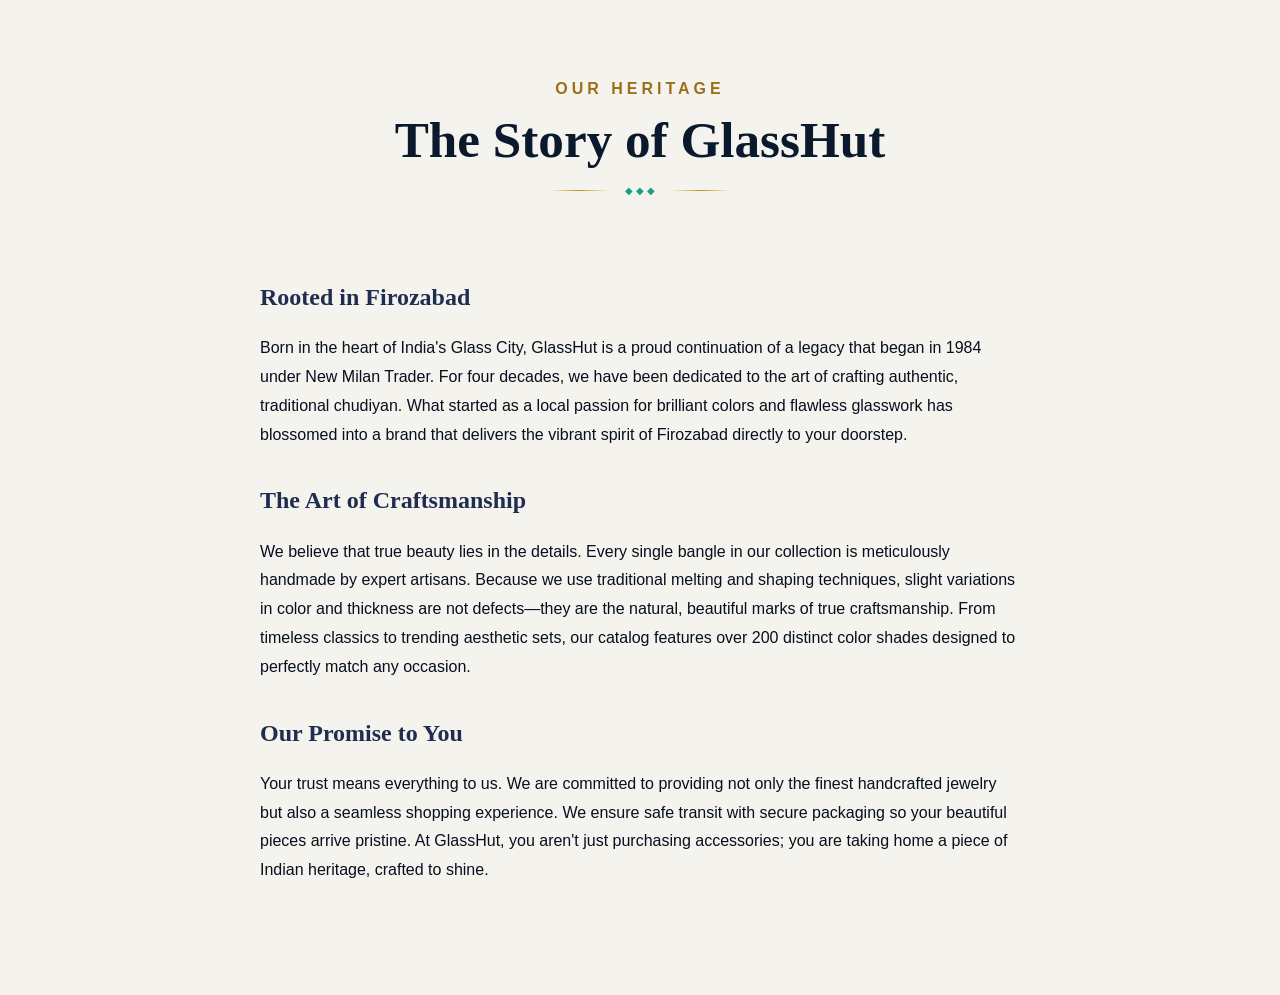
<file: about.html>
<!DOCTYPE html>
<html lang="en">
<head>
  <meta charset="UTF-8">
  <meta name="viewport" content="width=device-width, initial-scale=1.0">
  <title>Our Story | GlassHut</title>
  <link rel="stylesheet" href="styles.css">
</head>
<body>

  <!-- NAVIGATION GOES HERE (Copy from index.html) -->

  <section class="about-hero" style="padding: 80px 20px; text-align: center;">
    <p class="section-label">Our Heritage</p>
    <h1 class="section-title">The Story of GlassHut</h1>
    <div class="section-ornament">&#9670; &#9670; &#9670;</div>
  </section>

  <section class="about-content" style="max-width: 800px; margin: 0 auto; padding: 0 20px 80px; line-height: 1.8; color: #333;">
    
    <h3 style="font-family: 'Cormorant Garamond', serif; font-size: 24px; color: #1E2D50; margin-bottom: 15px;">Rooted in Firozabad</h3>
    <p style="margin-bottom: 30px;">
      Born in the heart of India's Glass City, GlassHut is a proud continuation of a legacy that began in 1984 under New Milan Trader. For four decades, we have been dedicated to the art of crafting authentic, traditional chudiyan. What started as a local passion for brilliant colors and flawless glasswork has blossomed into a brand that delivers the vibrant spirit of Firozabad directly to your doorstep.
    </p>

    <h3 style="font-family: 'Cormorant Garamond', serif; font-size: 24px; color: #1E2D50; margin-bottom: 15px;">The Art of Craftsmanship</h3>
    <p style="margin-bottom: 30px;">
      We believe that true beauty lies in the details. Every single bangle in our collection is meticulously handmade by expert artisans. Because we use traditional melting and shaping techniques, slight variations in color and thickness are not defects—they are the natural, beautiful marks of true craftsmanship. From timeless classics to trending aesthetic sets, our catalog features over 200 distinct color shades designed to perfectly match any occasion.
    </p>

    <h3 style="font-family: 'Cormorant Garamond', serif; font-size: 24px; color: #1E2D50; margin-bottom: 15px;">Our Promise to You</h3>
    <p style="margin-bottom: 30px;">
      Your trust means everything to us. We are committed to providing not only the finest handcrafted jewelry but also a seamless shopping experience. We ensure safe transit with secure packaging so your beautiful pieces arrive pristine. At GlassHut, you aren't just purchasing accessories; you are taking home a piece of Indian heritage, crafted to shine.
    </p>

  </section>

  <!-- FOOTER GOES HERE (Copy from index.html) -->

</body>
</html>
</file>
<file: styles.css>
/* GlassHut — styles.css */
:root {
  /* 1. Deepened Navy for much sharper, crisper contrast */
  --navy: #0B192C; 
  --navy-deep: #060F1E; 
  --navy-light: #1A365D;

  /* 2. Brighter, more vibrant Emerald/Teal */
  --teal: #1A9E84; 
  --teal-dark: #117863; 
  --teal-light: #8FE0D1; 
  --teal-pale: #E2F7F3;

  /* 3. Richer, warmer Gold that actually looks metallic and vibrant */
  --copper: #C58F17; 
  --copper-light: #E0AA36; 
  --copper-dark: #91680B;

  /* Backgrounds stay exactly the same to keep the elegant cream look */
  --bg: #F5F3EE; 
  --bg-warm: #EDE9E0; 
  --white: #FAFAF7;

  /* 4. Darkened text colors so paragraphs are perfectly legible everywhere */
  --text-dark: #0F172A; 
  --text-muted: #334155; /* Much darker slate-grey for high legibility */
  --danger: #D32F2F;
  
  --phonepe: #5F259F; 
  --gpay: #4285F4;
}
* { margin: 0; padding: 0; box-sizing: border-box; }
html { scroll-behavior: smooth; overflow-x: hidden; }
body { font-family: 'Rajdhani', 'Arial Narrow', Arial, sans-serif; background: var(--bg); color: var(--text-dark); overflow-x: hidden; }

.ornate-border { width: 100%; height: 4px; background: linear-gradient(90deg, var(--teal-light), var(--copper-light) 50%, var(--teal-light)); opacity: 0.4; }
.announcement { background: #1A2740; color: rgba(224,188,130,0.85); padding: 10px 0; font-size: 12px; letter-spacing: 2px; text-transform: uppercase; font-weight: 500; overflow: hidden; white-space: nowrap; position: relative; display: flex; }
.announcement-track { display: flex; width: max-content; animation: marquee 25s linear infinite; }
@keyframes marquee { 0% { transform: translateX(0); } 100% { transform: translateX(-50%); } }
header { background: linear-gradient(180deg, #1F2F4F 0%, #1A2740 100%); position: sticky; top: 0; z-index: 100; box-shadow: 0 2px 20px rgba(0,0,0,0.15); will-change: transform; }
.nav-inner { max-width: 1300px; margin: 0 auto; display: grid; grid-template-columns: auto 1fr auto; align-items: center; padding: 14px 40px; }
.logo-wrap { display: flex; align-items: center; gap: 12px; text-decoration: none; }
.logo-icon { height: 50px; object-fit: contain; }
.logo-text { display: flex; flex-direction: column; }
.logo-brand { font-family: 'Cormorant Garamond', Georgia; font-size: 28px; font-weight: 600; color: var(--copper-light); letter-spacing: 2px; line-height: 1; }
.logo-sub { font-size: 11px; letter-spacing: 2px; text-transform: none; color: var(--teal-light); opacity: 0.4; font-style: italic; }

.nav-inner { max-width: 1300px; margin: 0 auto; display: grid; grid-template-columns: auto 1fr auto; align-items: center; padding: 14px 40px; }
nav { display: flex; align-items: center; gap: 36px; justify-self: center; }
nav a { text-decoration: none; color: rgba(168,216,208,0.8); font-size: 13px; letter-spacing: 2px; text-transform: uppercase; font-weight: 500; transition: all 0.3s; }
nav a:hover { color: var(--copper-light); }

.nav-icons { display: flex; gap: 20px; align-items: center; justify-self: end; }
.nav-icon-btn { background: none; border: none; cursor: pointer; position: relative; padding: 4px; }
.nav-icon { width: 24px; height: 24px; color: rgba(168,216,208,0.7); fill: none; stroke: rgba(168,216,208,0.7); transition: all 0.3s; }
.nav-icon-btn:hover .nav-icon { stroke: var(--copper-light); }
.cart-count { position: absolute; top: -6px; right: -8px; background: var(--copper); color: white; font-size: 10px; font-family: 'Rajdhani', sans-serif; width: 18px; height: 18px; border-radius: 50%; display: flex; align-items: center; justify-content: center; font-weight: 700; }
.cart-count.bump { animation: cartBump 0.3s ease; }
@keyframes cartBump { 0%,100%{transform:scale(1)} 50%{transform:scale(1.4)} }

/* CART DRAWER */
.cart-overlay { position: fixed; inset: 0; background: rgba(0,0,0,0.55); z-index: 200; opacity: 0; visibility: hidden; transition: all 0.3s; }
.cart-overlay.open { opacity: 1; visibility: visible; }
.cart-drawer { position: fixed; top: 0; right: -480px; width: 460px; max-width: 92vw; height: 100vh; height: 100dvh; background: var(--white); z-index: 201; transition: right 0.4s cubic-bezier(0.16, 1, 0.3, 1); display: flex; flex-direction: column; box-shadow: -10px 0 40px rgba(0,0,0,0.25); contain: layout style; }
.cart-drawer.open { right: 0; }
.cart-header { padding: 24px; border-bottom: 1px solid rgba(42,139,122,0.15); display: flex; justify-content: space-between; align-items: center; }
.cart-header h3 { font-family: 'Cormorant Garamond', serif; font-size: 24px; color: var(--navy); font-weight: 700; }
.cart-close { background: none; border: none; font-size: 28px; color: var(--text-muted); cursor: pointer; }
.cart-close:hover { color: var(--navy); }
.cart-items { padding: 16px 24px; }
.cart-empty { text-align: center; padding: 60px 20px; color: var(--text-muted); }
.cart-empty-icon { font-size: 48px; margin-bottom: 12px; opacity: 0.3; }
.cart-item { display: flex; gap: 16px; padding: 16px 0; border-bottom: 1px solid rgba(42,139,122,0.08); align-items: center; }
.cart-item-color { width: 50px; height: 50px; border-radius: 50%; flex-shrink: 0; box-shadow: inset 0 0 10px rgba(0,0,0,0.15); }
.cart-item-info { flex: 1; }
.cart-item-name { font-family: 'Cormorant Garamond', serif; font-size: 17px; font-weight: 600; color: var(--navy); }
.cart-item-meta { font-size: 12px; color: var(--text-muted); }
.cart-item-size { font-size: 11px; color: var(--teal); font-weight: 600; margin-top: 2px; }
.cart-qty { display: flex; align-items: center; gap: 10px; margin-top: 8px; }
.cart-qty button { width: 28px; height: 28px; border: 1px solid var(--teal-light); background: var(--white); font-size: 16px; cursor: pointer; display: flex; align-items: center; justify-content: center; border-radius: 2px; color: var(--navy); }
.cart-qty button:hover { background: var(--teal); color: white; border-color: var(--teal); }
.cart-qty span { font-weight: 600; font-size: 15px; min-width: 20px; text-align: center; }
.cart-item-price { font-family: 'Cormorant Garamond', serif; font-size: 20px; font-weight: 700; color: var(--copper-dark); flex-shrink: 0; }
.cart-item-remove { background: none; border: none; color: var(--text-muted); font-size: 18px; cursor: pointer; padding: 4px; }
.cart-item-remove:hover { color: var(--danger); }

.cart-footer { padding: 20px 24px; border-top: 1px solid rgba(42,139,122,0.15); background: var(--bg); }
.cart-total { display: flex; justify-content: space-between; align-items: center; margin-bottom: 16px; }
.cart-total-label { font-size: 14px; letter-spacing: 2px; text-transform: uppercase; color: var(--text-muted); }
.cart-total-amount { font-family: 'Cormorant Garamond', serif; font-size: 28px; font-weight: 700; color: var(--navy); }
.cart-scroll { flex: 1; overflow-y: auto; }

.cart-pay-bar {
  flex-shrink: 0;
  padding: 16px 24px 20px;
  background: var(--bg);
  border-top: 1px solid rgba(42,139,122,0.15);
  box-shadow: 0 -4px 16px rgba(0,0,0,0.06);
}

.pay-divider { text-align: center; font-size: 11px; color: var(--text-muted); letter-spacing: 2px; text-transform: uppercase; margin: 10px 0; position: relative; }
.pay-divider::before, .pay-divider::after { content:''; position: absolute; top: 50%; width: 30%; height: 1px; background: rgba(42,139,122,0.2); }
.pay-divider::before { left: 0; }
.pay-divider::after { right: 0; }
.pay-buttons { display: flex; flex-direction: column; gap: 10px; }
.pay-btn { width: 100%; padding: 15px; border: none; border-radius: 4px; font-family: 'Rajdhani', sans-serif; font-size: 15px; font-weight: 700; cursor: pointer; transition: all 0.3s; display: flex; align-items: center; justify-content: center; gap: 10px; text-decoration: none; color: white; }
.pay-btn-phonepe { background: var(--phonepe); }
.pay-btn-phonepe:hover { background: #4A1D7A; }
.pay-btn-gpay { background: var(--gpay); }
.pay-btn-gpay:hover { background: #3367D6; }
.pay-btn-upi { background: var(--navy); }
.pay-btn-upi:hover { background: var(--navy-deep); }
.upi-copy-section { display: none; margin-top: 12px; padding: 14px; background: var(--white); border: 1.5px dashed var(--teal); border-radius: 4px; text-align: center; }
.upi-copy-section.show { display: block; }
.upi-id-display { font-size: 16px; font-weight: 700; color: var(--navy); margin-bottom: 8px; word-break: break-all; }
.copy-btn { padding: 8px 20px; background: var(--teal); color: white; border: none; font-family: 'Rajdhani', sans-serif; font-size: 12px; letter-spacing: 2px; text-transform: uppercase; font-weight: 600; cursor: pointer; border-radius: 2px; }
.copy-btn:hover { background: var(--teal-dark); }
.copy-btn.copied { background: var(--copper); }
.pay-note { text-align: center; margin-top: 10px; font-size: 11px; color: var(--text-muted); }

/* SIZE MODAL */
.size-modal-overlay { position: fixed; inset: 0; background: rgba(0,0,0,0.5); z-index: 300; opacity: 0; visibility: hidden; transition: all 0.3s; display: flex; align-items: center; justify-content: center; }
.size-modal-overlay.open { opacity: 1; visibility: visible; }
.size-modal { background: var(--white); padding: 32px; max-width: 360px; width: 90%; border-radius: 4px; text-align: center; transform: translateY(20px); transition: transform 0.3s; }
.size-modal-overlay.open .size-modal { transform: translateY(0); }
.size-modal h4 { font-family: 'Cormorant Garamond', serif; font-size: 22px; color: var(--navy); margin-bottom: 6px; }
.size-modal p { font-size: 13px; color: var(--text-muted); margin-bottom: 20px; }
.size-options { display: grid; grid-template-columns: repeat(2, 1fr); gap: 10px; margin-bottom: 20px; }
.size-opt { padding: 14px; border: 1.5px solid var(--teal-light); background: var(--white); font-family: 'Rajdhani', sans-serif; font-size: 16px; font-weight: 600; color: var(--navy); cursor: pointer; transition: all 0.2s; border-radius: 2px; }
.size-opt:hover { border-color: var(--teal); background: var(--teal-pale); }
.size-opt.selected { background: var(--teal); color: white; border-color: var(--teal); }
.size-confirm { width: 100%; padding: 14px; background: var(--copper); color: white; border: none; font-family: 'Rajdhani', sans-serif; font-size: 13px; letter-spacing: 3px; text-transform: uppercase; font-weight: 700; cursor: pointer; border-radius: 2px; }
.size-confirm:hover { background: var(--copper-dark); }
.size-confirm:disabled { background: var(--text-muted); cursor: not-allowed; }
.size-cancel { background: none; border: none; color: var(--text-muted); font-size: 13px; cursor: pointer; margin-top: 12px; }

/* HERO */
.hero { position: relative; overflow: hidden; min-height: 92vh; display: flex; align-items: center; }
.hero-bg { position: absolute; inset: 0; width: 100%; height: 100%; object-fit: cover; object-position: center; z-index: 1; transition: opacity 0.5s ease, transform 0.5s ease; will-change: transform, opacity; }
.hero-overlay { display: none; }
.hero-bg-pattern { display: none; }
.hero-inner { max-width: 1200px; margin: 0 auto; padding: 80px 40px; z-index: 3; position: relative; width: 100%; min-height: 450px; }
.hero-visual { display: none; }
.hero-text { 
  max-width: 560px; 
  animation: heroEntryR 1s ease-out 0.2s both; 
  background: rgba(253, 250, 245, 0.85); 
  backdrop-filter: blur(12px); 
  -webkit-backdrop-filter: blur(12px); 
  padding: 40px; 
  border-radius: 16px; 
  border: 1px solid rgba(255, 255, 255, 0.6); 
  box-shadow: 0 10px 40px rgba(30, 45, 80, 0.1); 
}
.hero-eyebrow { font-size: 13px; letter-spacing: 5px; text-transform: uppercase; color: var(--copper); margin-bottom: 24px; font-weight: 700; }
.hero-title { font-family: 'Cormorant Garamond', serif; font-size: clamp(42px, 5vw, 72px); font-weight: 700; color: var(--navy); line-height: 1.1; margin-bottom: 8px; }
.hero-title em { font-style: italic; color: var(--teal); display: block; font-size: 0.75em; font-weight: 400; margin-top: 4px; }
.hero-divider { width: 80px; height: 2px; background: linear-gradient(90deg, var(--copper), var(--copper-light)); margin: 28px 0; position: relative; }
.hero-divider::after { content: ''; position: absolute; right: 0; top: -3px; width: 8px; height: 8px; border-radius: 50%; background: var(--copper-light); }
.hero-subtitle { font-family: 'Cormorant Garamond', serif; font-size: 20px; color: var(--navy); max-width: 440px; line-height: 1.7; margin-bottom: 36px; font-weight: 600; padding-left: 20px; border-left: 3px solid var(--copper); font-style: italic; }
.hero-subtitle strong { color: var(--teal); font-weight: 700; font-style: normal; }
.hero-cta { display: inline-block; padding: 16px 44px; background: var(--teal); color: white; text-decoration: none; font-size: 13px; letter-spacing: 4px; text-transform: uppercase; font-weight: 700; border: none; transition: all 0.4s; }
.hero-cta:hover { background: var(--navy); box-shadow: 0 8px 30px rgba(30,45,80,0.2); transform: translateY(-2px); }
.hero-badge { display: inline-flex; align-items: center; gap: 6px; padding: 8px 16px; background: rgba(184,134,11,0.15); border: 1.5px solid rgba(184,134,11,0.4); border-radius: 20px; font-size: 12px; letter-spacing: 2px; text-transform: uppercase; color: #6B5504; font-weight: 700; margin-bottom: 20px; }
.hero-badge-dot { width: 6px; height: 6px; border-radius: 50%; background: var(--copper); }

.hero-stat-num { font-family: 'Cormorant Garamond', serif; font-size: 22px; font-weight: 700; color: var(--navy); display: block; line-height: 1; }
.hero-stat-label { font-size: 10px; color: #4A5568; letter-spacing: 1.5px; text-transform: uppercase; margin-top: 4px; font-weight: 600; }
@keyframes heroEntry { from { opacity: 0; transform: translateX(-30px); } to { opacity: 1; transform: translateX(0); } }
@keyframes heroEntryR { from { opacity: 0; transform: translateX(30px); } to { opacity: 1; transform: translateX(0); } }

/* SECTIONS */
.section-header { text-align: center; margin-bottom: 60px; }
.section-label { font-size: 12px; letter-spacing: 6px; text-transform: uppercase; color: var(--copper); margin-bottom: 12px; font-weight: 500; }
.section-title { font-family: 'Cormorant Garamond', serif; font-size: clamp(32px, 4vw, 52px); color: var(--navy); font-weight: 700; margin-bottom: 16px; }
.section-ornament { display: flex; align-items: center; justify-content: center; gap: 16px; color: var(--teal); font-size: 10px; }
.section-ornament::before, .section-ornament::after { content: ''; width: 60px; height: 1px; background: linear-gradient(90deg, transparent, var(--copper), transparent); }

/* CATEGORIES */
.categories-section { padding: 100px 40px; max-width: 1300px; margin: 0 auto; }
.cat-grid { display: grid; grid-template-columns: repeat(4, 1fr); gap: 24px; }
.cat-card { position: relative; height: 340px; overflow: hidden; cursor: pointer; border-radius: 6px; transition: all 0.5s; contain: content; transform: translateZ(0); }
.cat-card:hover { transform: translateY(-6px); box-shadow: 0 20px 50px rgba(30,45,80,0.15); }
.cat-card-bg { width: 100%; height: 100%; position: relative; transition: transform 0.6s; }
.cat-card:hover .cat-card-bg { transform: scale(1.05); }
.cat-card-bg img {
  display: block; /* Allows the image to be seen */
  width: 100%;    /* Makes the image fill the card width */
  height: 100%;   /* Makes the image fill the card height */
  object-fit: cover; /* Ensures the image doesn't look stretched */
}

/* Set the background images via CSS instead */
.cat-bridal .cat-card-bg { background-image: url('images/products/cat-bridal.webp'); }
.cat-aesthetic .cat-card-bg { background-image: url('images/products/cat-aesthetic.webp'); }
.cat-trending .cat-card-bg { background-image: url('images/products/cat-trending.webp'); }
.cat-daily .cat-card-bg { background-image: url('images/products/daily-bangle.webp'); }

/* Make sure the backgrounds cover the card properly */
.cat-card-bg {
  width: 100%;
  height: 300px; /* Adjust height as needed */
  background-size: cover;
  background-position: center;
}
.cat-aesthetic .cat-card-bg img { object-position: center 60%; }
.cat-shimmer { position: absolute; top: -50%; left: -100%; width: 200%; height: 200%; background: linear-gradient(45deg, transparent 30%, rgba(255,255,255,0.2) 50%, transparent 70%); transform: rotate(25deg); transition: left 0.6s; pointer-events: none; }
.cat-card:hover .cat-shimmer { left: 100%; }
.cat-card-content { position: absolute; bottom: 0; left: 0; right: 0; padding: 28px; background: linear-gradient(transparent, rgba(30,45,80,0.7)); color: white; text-align: center; }
.cat-card-content h3 { font-family: 'Cormorant Garamond', serif; font-size: 24px; font-weight: 600; margin-bottom: 4px; }
.cat-card-content p { font-size: 12px; letter-spacing: 2px; text-transform: uppercase; opacity: 0.7; }

/* FILTER TABS */
.filter-tabs { display: flex; justify-content: center; gap: 12px; margin-bottom: 40px; flex-wrap: wrap; }
.filter-tab { padding: 10px 24px; border: 1.5px solid var(--teal-light); background: var(--white); font-family: 'Rajdhani', sans-serif; font-size: 13px; letter-spacing: 2px; text-transform: uppercase; font-weight: 600; color: var(--navy); cursor: pointer; transition: all 0.3s; border-radius: 2px; }
.filter-tab:hover { border-color: var(--teal); background: var(--teal-pale); }
.filter-tab.active { background: var(--teal); color: white; border-color: var(--teal); }

/* PRODUCTS */
.featured { padding: 100px 40px; background: radial-gradient(ellipse at 50% 0%, rgba(42,139,122,0.05) 0%, transparent 50%), var(--bg-warm); }
.featured-inner { max-width: 1300px; margin: 0 auto; }
.products-grid { display: grid; grid-template-columns: repeat(3, 1fr); gap: 32px; }
.product-card { background: var(--white); border: 1px solid rgba(42,139,122,0.1); transition: all 0.4s; position: relative; overflow: hidden; border-radius: 4px; contain: content; transform: translateZ(0); }
.product-card:hover { transform: translateY(-8px); box-shadow: 0 20px 60px rgba(30,45,80,0.1); border-color: var(--teal); }
.product-card.hidden { display: none; }
.product-badge { position: absolute; top: 16px; left: 16px; background: var(--navy); color: var(--copper-light); font-size: 10px; letter-spacing: 2px; text-transform: uppercase; padding: 6px 14px; font-weight: 600; z-index: 2; border-radius: 2px; }

/* Added cursor: zoom-in to let customers know it is interactive */
.product-image { width: 100%; height: 260px; display: flex; align-items: center; justify-content: center; overflow: hidden; position: relative; cursor: zoom-in; }
.product-image-inner { display: flex; align-items: center; justify-content: center; gap: 4px; transition: transform 0.5s; }
.product-card:hover .product-image-inner { transform: scale(1.06); }

/* Updated the transition speed for the JS zoom and disabled pointer events */
.product-photo { width: 100%; height: 100%; object-fit: cover; border-radius: 4px 4px 0 0; transition: opacity 0.6s ease, transform 0.1s ease-out; position: absolute; top: 0; left: 0; opacity: 0; pointer-events: none; }
.product-photo.active { opacity: 1; }
.product-photo.loaded { opacity: 1; }
/* (Old simple hover zoom was removed from here so the advanced tracking works) */

.img-skeleton { position: absolute; top: 0; left: 0; width: 100%; height: 100%; background: linear-gradient(90deg, #f0ede6 25%, #e8e4db 50%, #f0ede6 75%); background-size: 200% 100%; animation: shimmer 1.5s infinite; }
@keyframes shimmer { 0%{background-position:200% 0} 100%{background-position:-200% 0} }
.slide-dots { position: absolute; bottom: 8px; left: 50%; transform: translateX(-50%); display: flex; gap: 6px; z-index: 2; }
.slide-dot { width: 8px; height: 8px; border-radius: 50%; background: rgba(255,255,255,0.5); border: 1px solid rgba(42,139,122,0.4); cursor: pointer; transition: all 0.3s; }
.slide-dot.active { background: var(--teal); border-color: white; }
.glass-ring { border-radius: 50%; position: relative; }
.glass-ring::after { content: ''; position: absolute; top: 4px; left: 20%; width: 30%; height: 18%; background: rgba(255,255,255,0.3); border-radius: 50%; filter: blur(2px); }
.product-info { padding: 22px; text-align: center; }
.product-name { font-family: 'Cormorant Garamond', serif; font-size: 20px; font-weight: 600; color: var(--navy); margin-bottom: 4px; }
.product-desc { font-size: 13px; color: var(--text-muted); margin-bottom: 4px; }
.product-set-tag { display: inline-block; font-size: 11px; background: var(--teal-pale); color: var(--teal-dark); padding: 19px 19px; border-radius: 2px; letter-spacing: 1px; font-weight: 600; margin-bottom: 12px; vertical-align: top; }
.variant-selector { display: flex; gap: 8px; margin-bottom: 12px; }
.variant-btn { flex: 1; padding: 8px 6px; border: 1.5px solid rgba(42,139,122,0.25); background: var(--white); font-family: 'Rajdhani', sans-serif; font-size: 12px; color: var(--text-muted); cursor: pointer; border-radius: 3px; text-align: center; transition: all 0.3s; font-weight: 600; }
.variant-btn.active { border-color: var(--teal); background: var(--teal-pale); color: var(--teal-dark); }
.variant-btn:hover { border-color: var(--teal); }
.variant-btn .vp { display: block; font-size: 14px; font-weight: 700; color: var(--navy); margin-top: 2px; }
.product-price { font-family: 'Cormorant Garamond', serif; font-size: 24px; color: var(--copper-dark); font-weight: 700; margin-bottom: 14px; }
.add-to-cart { width: 100%; padding: 12px; background: transparent; border: 1.5px solid var(--teal); color: var(--navy); font-family: 'Rajdhani', sans-serif; font-size: 12px; letter-spacing: 3px; text-transform: uppercase; font-weight: 600; cursor: pointer; transition: all 0.3s; border-radius: 2px; }
.add-to-cart:hover { background: var(--teal); border-color: var(--teal); color: white; }

/* PROCESS */
/* PROCESS */
.process-section { padding: 100px 40px; max-width: 1100px; margin: 0 auto; }
.process-steps { display: grid; grid-template-columns: repeat(4, 1fr); gap: 40px; position: relative; }
.process-steps::before { content: ''; position: absolute; top: 36px; left: 12%; right: 12%; height: 2px; background: linear-gradient(90deg, transparent, var(--copper), var(--copper), transparent); opacity: 0.3; }
.step { text-align: center; position: relative; }


.step-num { 
  width: 72px; 
  height: 72px; 
  border-radius: 50%; 
  border: 2px solid var(--teal); 
  display: flex; 
  align-items: center; 
  justify-content: center; 
  margin: 0 auto 20px; 
  color: var(--teal); /* Makes the icons Emerald Green */
  background: var(--white); /* Brightens the circle */
  position: relative; 
  z-index: 2; 
  box-shadow: 0 4px 15px rgba(42, 139, 122, 0.1); /* Adds a soft 3D pop */
  transition: all 0.3s ease;
}

/* Hover effect: The circle fills with green and icon turns white */
.step:hover .step-num {
  background: var(--teal);
  color: white;
}

.step h4 { 
  font-family: 'Cormorant Garamond', serif; 
  font-size: 24px; /* Bumped up for more impact */
  color: var(--navy); 
  margin-bottom: 10px; 
  font-weight: 700; /* Bold */
}

.step p { 
  font-size: 16px; /* Slightly larger */
  color: var(--navy); /* Deep blue for maximum contrast and vibrancy */
  line-height: 1.6; 
  font-weight: 600; /* Semi-bold to make it highly legible */
}
/* SIZE GUIDE */
.size-guide { 
  padding: 40px 20px 80px; /* 40px top, 20px sides, 80px bottom */
  max-width: 900px; 
  margin: 0 auto; 
}
.size-table-wrap { border: 1px solid rgba(42,139,122,0.2); overflow-x: auto; border-radius: 4px; -webkit-overflow-scrolling: touch; }
.size-table { width: 100%; min-width: 550px; border-collapse: collapse; font-size: 15px; }
.size-table thead { background: var(--navy); color: var(--copper-light); }
.size-table th { padding: 16px 24px; letter-spacing: 3px; text-transform: uppercase; font-size: 11px; font-weight: 600; text-align: left; }
.size-table td { padding: 14px 24px; border-bottom: 1px solid rgba(42,139,122,0.1); }
.size-table tbody tr:nth-child(even) { background: rgba(42,139,122,0.03); }

/* HERITAGE */
/* Reduced overall section height */
.heritage { padding: 80px 40px; background: var(--navy-deep); position: relative; overflow: hidden; text-align: center; }
.heritage-pattern { position: absolute; inset: 0; opacity: 0.04; background-image: radial-gradient(circle at 25% 25%, var(--teal) 1px, transparent 1px), radial-gradient(circle at 75% 75%, var(--copper) 1px, transparent 1px); background-size: 40px 40px; }

/* Tighter gap under the title */
.heritage h2 { font-family: 'Cormorant Garamond', serif; font-size: clamp(36px, 5vw, 64px); color: var(--copper-light); font-weight: 700; margin-bottom: 20px; position: relative; }

/* Reduces gap, and completely collapses the element if there is no text inside it */
.heritage p { font-size: 16px; color: var(--teal-light); max-width: 620px; margin: 0 auto 24px; line-height: 1.8; opacity: 0.8; position: relative; }
.heritage p:empty { display: none; }
.stat { text-align: center; }
.stat-number { font-family: 'Cormorant Garamond', serif; font-size: 48px; color: var(--copper-light); font-weight: 700; display: block; }
.stat-label { font-size: 11px; color: var(--teal-light); letter-spacing: 4px; text-transform: uppercase; opacity: 0.5; }
.trust-badges { display: flex; justify-content: center; align-items: center; gap: 0; margin-top: 50px; padding-top: 40px; border-top: 1px solid rgba(218,165,32,0.15); flex-wrap: wrap; }
.trust-badge { display: flex; align-items: center; gap: 10px; padding: 0 28px; }
.trust-icon { width: 28px; height: 28px; display: flex; align-items: center; justify-content: center; flex-shrink: 0; }
.trust-text { font-size: 13px; color: rgba(255,255,255,0.85); letter-spacing: 1px; font-weight: 500; }
.trust-divider { width: 1px; height: 28px; background: rgba(218,165,32,0.2); }

/* TESTIMONIALS */
/* TESTIMONIALS */
.testimonials { padding: 100px 40px; background: var(--bg-warm); }
.testimonials-inner {
  width: 90%;          /* Allows the section to fill most of the screen width */
  max-width: 1300px;   /* Sets a comfortable maximum limit */
  margin: 0 auto;      /* Keeps it centered */
}
/* The parent container */
.test-grid {
  display: flex;
  flex-wrap: wrap;         /* Allows cards to wrap to a new line */
  justify-content: center; /* Centers the group */
  gap: 30px;               /* Adds consistent space between every card */
  width: 100%;
}


/* Reviewer Name & Avatar */
.review-header {
  display: flex;
  align-items: center;
  gap: 12px;
  margin-bottom: 16px;
}

.reviewer-name {
  font-family: 'Rajdhani', sans-serif;
  font-size: 18px;
  font-weight: 600;
  color: #334155;
}

/* Star Badge & Date */
.review-meta {
  display: flex;
  align-items: center;
  gap: 10px;
  margin-bottom: 20px;
}
.review-badge {
  color: white;
  padding: 4px 10px;
  border-radius: 20px;
  font-size: 14px;
  font-weight: 700;
  display: inline-flex;
  align-items: center;
  gap: 4px;
}
.badge-5 { background: #008f5d; } /* Deep green for 5 stars */
.badge-4 { background: #008f5d; } /* Same green for 4 stars */

.review-date {
  font-size: 13px;
  color: #94a3b8;
  font-weight: 500;
}
/* Update reviewer avatar styling */
.reviewer-avatar {
  width: 50px;       /* Fixed size */
  height: 50px;      /* Fixed size */
  border-radius: 50%; /* Makes it a circle */
  overflow: hidden;   /* Clips the image to the circle */
  flex-shrink: 0;     /* Ensures it doesn't get squished */
  border: 2px solid var(--teal-light);
  background: #e2e8f0;
}

.reviewer-avatar img {
  width: 100%;
  height: 100%;
  object-fit: cover;  /* Keeps the photo centered and cropped correctly */
  display: block;
}

/* The actual comment */
.review-text {
  font-size: 16px !important;
  color: #1e293b !important;
  line-height: 1.6;
  margin-bottom: 24px;
  font-weight: 500 !important;
}

/* Helpful Button */
.review-helpful {
  display: inline-flex;
  align-items: center;
  gap: 8px;
  font-size: 14px;
  color: #718096;
  font-weight: 600;
  cursor: pointer;
}

/* NEWSLETTER */
.newsletter { padding: 80px 40px; text-align: center; background: var(--bg); }
.newsletter-inner { max-width: 600px; margin: 0 auto; }
.newsletter h3 { font-family: 'Cormorant Garamond', serif; font-size: 36px; color: var(--navy); margin-bottom: 12px; }
.newsletter p { font-size: 14px; color: var(--text-muted); margin-bottom: 30px; }
.newsletter-form { display: flex; max-width: 480px; margin: 0 auto; }
.newsletter-form input { flex: 1; padding: 16px 20px; border: 1.5px solid var(--teal); border-right: none; background: var(--white); font-family: 'Rajdhani', sans-serif; font-size: 14px; color: var(--text-dark); outline: none; border-radius: 2px 0 0 2px; }
.newsletter-form button { padding: 16px 32px; background: var(--teal); color: white; border: 1.5px solid var(--teal); font-family: 'Rajdhani', sans-serif; font-size: 12px; letter-spacing: 3px; text-transform: uppercase; font-weight: 600; cursor: pointer; border-radius: 0 2px 2px 0; }

/* FOOTER */
footer { background: var(--navy-deep); padding: 80px 40px 30px; color: var(--teal-light); }
.footer-grid { max-width: 1300px; margin: 0 auto; display: grid; grid-template-columns: 2fr 1fr 1fr 1fr; gap: 60px; margin-bottom: 60px; }
.footer-logo-wrap { display: flex; align-items: center; gap: 10px; margin-bottom: 16px; }
.footer-logo-icon { height: 45px; }
.footer-logo-text { font-family: 'Cormorant Garamond', serif; font-size: 22px; font-weight: 600; color: var(--copper-light); letter-spacing: 2px; }
.footer-brand p { font-size: 14px; line-height: 1.8; opacity: 0.4; max-width: 300px; }
.footer-col h4 { font-size: 12px; letter-spacing: 4px; text-transform: uppercase; color: var(--copper); margin-bottom: 24px; font-weight: 600; }
.footer-col a { display: block; text-decoration: none; color: var(--teal-light); opacity: 0.4; font-size: 14px; margin-bottom: 12px; transition: all 0.3s; }
.footer-col a:hover { opacity: 1; color: var(--copper-light); padding-left: 4px; }
.footer-bottom { max-width: 1300px; margin: 0 auto; border-top: 1px solid rgba(42,139,122,0.15); padding-top: 24px; display: flex; justify-content: space-between; font-size: 12px; opacity: 0.5; letter-spacing: 2px; }

/* ANIMATIONS */
.reveal { opacity: 0; transform: translateY(30px); transition: all 0.4s cubic-bezier(0.16, 1, 0.3, 1); }
.reveal.visible { opacity: 1; transform: translateY(0); }

/* CHECKOUT FORM */
.checkout-form { margin-bottom: 14px; }
.checkout-form h4 { font-family: 'Cormorant Garamond', serif; font-size: 18px; color: var(--navy); margin-bottom: 12px; }
.form-row { margin-bottom: 10px; }
.form-row input { width: 100%; padding: 11px 14px; border: 1.5px solid rgba(42,139,122,0.25); background: var(--white); font-family: 'Rajdhani', sans-serif; font-size: 14px; color: var(--text-dark); outline: none; border-radius: 3px; transition: border 0.3s; }
.form-row input:focus { border-color: var(--teal); }
.form-row input::placeholder { color: var(--text-muted); font-size: 13px; }
.form-row-half { display: flex; gap: 10px; }
.form-row-half .form-row { flex: 1; }
.form-error { font-size: 11px; color: var(--danger); margin-top: 4px; display: none; }
.form-error.show { display: block; }

/* ORDER CONFIRMATION */
.order-confirm-overlay { position: fixed; inset: 0; background: rgba(0,0,0,0.6); z-index: 400; opacity: 0; visibility: hidden; transition: all 0.3s; display: flex; align-items: center; justify-content: center; }
.order-confirm-overlay.open { opacity: 1; visibility: visible; }
.order-confirm { background: var(--white); padding: 36px; max-width: 420px; width: 90%; border-radius: 6px; text-align: center; transform: translateY(20px); transition: transform 0.3s; }
.order-confirm-overlay.open .order-confirm { transform: translateY(0); }
.order-tick { width: 60px; height: 60px; border-radius: 50%; background: var(--teal); display: flex; align-items: center; justify-content: center; margin: 0 auto 16px; color: white; font-size: 28px; }
.order-confirm h3 { font-family: 'Cormorant Garamond', serif; font-size: 26px; color: var(--navy); margin-bottom: 6px; }
.order-confirm .order-id { font-size: 13px; color: var(--teal); font-weight: 600; letter-spacing: 1px; margin-bottom: 16px; }
.order-summary { text-align: left; padding: 14px; background: var(--bg); border-radius: 4px; margin-bottom: 16px; font-size: 13px; }
.order-summary .os-row { display: flex; justify-content: space-between; padding: 4px 0; color: var(--text-muted); }
.order-summary .os-row.total { border-top: 1px solid rgba(42,139,122,0.15); padding-top: 8px; margin-top: 6px; color: var(--navy); font-weight: 700; font-size: 15px; }
.order-confirm .msg { font-size: 13px; color: var(--text-muted); line-height: 1.6; margin-bottom: 20px; }
.order-done-btn { padding: 14px 40px; background: var(--teal); color: white; border: none; font-family: 'Rajdhani', sans-serif; font-size: 14px; letter-spacing: 3px; text-transform: uppercase; font-weight: 600; cursor: pointer; border-radius: 3px; }
.order-done-btn:hover { background: var(--navy); }

/* MOBILE MENU */
.hamburger { display: none; background: none; border: none; cursor: pointer; padding: 4px; }
.hamburger span { display: block; width: 22px; height: 2px; background: var(--teal-light); margin: 5px 0; transition: all 0.3s; border-radius: 1px; }
.hamburger.open span:nth-child(1) { transform: rotate(45deg) translate(5px,5px); }
.hamburger.open span:nth-child(2) { opacity: 0; }
.hamburger.open span:nth-child(3) { transform: rotate(-45deg) translate(5px,-5px); }
.mobile-menu { position: fixed; top: 0; left: -100%; width: 280px; height: 100vh; background: var(--navy-deep); z-index: 150; transition: left 0.4s cubic-bezier(0.16,1,0.3,1); padding: 80px 30px 30px; }
.mobile-menu.open { left: 0; }
.mobile-menu a { display: block; color: var(--teal-light); font-size: 16px; letter-spacing: 2px; text-transform: uppercase; text-decoration: none; padding: 16px 0; border-bottom: 0.5px solid rgba(168,216,208,0.15); transition: color 0.3s; }
.mobile-menu a:hover { color: var(--copper-light); }
.mobile-overlay { position: fixed; inset: 0; background: rgba(0,0,0,0.5); z-index: 149; opacity: 0; visibility: hidden; transition: all 0.3s; }
.mobile-overlay.open { opacity: 1; visibility: visible; }

/* POLICY MODAL */
.policy-overlay { position: fixed; inset: 0; background: rgba(0,0,0,0.6); z-index: 400; opacity: 0; visibility: hidden; transition: all 0.3s; display: flex; align-items: center; justify-content: center; }
.policy-overlay.open { opacity: 1; visibility: visible; }
.policy-modal { background: var(--white); max-width: 600px; width: 92%; max-height: 85vh; overflow-y: auto; border-radius: 6px; transform: translateY(20px); transition: transform 0.3s; contain: content; }
.policy-overlay.open .policy-modal { transform: translateY(0); }
.policy-header { padding: 24px 28px 16px; border-bottom: 1px solid rgba(42,139,122,0.15); display: flex; justify-content: space-between; align-items: center; position: sticky; top: 0; background: var(--white); z-index: 2; border-radius: 6px 6px 0 0; }
.policy-header h3 { font-family: 'Cormorant Garamond', serif; font-size: 24px; color: var(--navy); font-weight: 700; }
.policy-close { background: none; border: none; font-size: 26px; color: var(--text-muted); cursor: pointer; }
.policy-body { padding: 20px 28px 28px; }
.pol-section { margin-bottom: 20px; padding: 16px; background: var(--bg); border-radius: 4px; border-left: 3px solid var(--teal); }
.pol-section.warn { border-left-color: var(--copper); }
.pol-section.strict { border-left-color: #D32F2F; }
.pol-section h4 { font-family: 'Cormorant Garamond', serif; font-size: 18px; color: var(--navy); margin-bottom: 8px; }
.pol-section p { font-size: 13px; color: var(--text-muted); line-height: 1.8; margin: 0; }
.pol-section p strong { color: var(--navy); }
.pol-highlight { background: rgba(42,139,122,0.08); padding: 12px 16px; border-radius: 4px; margin-top: 16px; font-size: 13px; color: var(--teal-dark); line-height: 1.7; text-align: center; }

/* RESPONSIVE */
@media (max-width: 1024px) {
  .cat-grid { grid-template-columns: repeat(2, 1fr); }
  .products-grid { grid-template-columns: repeat(2, 1fr); }
  .process-steps { grid-template-columns: repeat(2, 1fr); }
  .process-steps::before { display: none; }
  .footer-grid { grid-template-columns: repeat(2, 1fr); }
}

@media (max-width: 768px) {
  .hamburger { display: block; }
  .nav-inner { padding: 10px 16px; }
  .logo-brand { font-size: 20px; }
  nav { display: none; }
  .cat-grid { grid-template-columns: 1fr 1fr; }
  .cat-card { height: 240px; }
  .products-grid { grid-template-columns: 1fr; }
  .test-grid { grid-template-columns: 1fr; }
  .process-steps { grid-template-columns: 1fr 1fr; }
  .footer-grid { grid-template-columns: 1fr; gap: 30px; }
  .newsletter-form { flex-direction: column; }
  .newsletter-form input { border-right: 1.5px solid var(--teal); border-radius: 2px; }
  .newsletter-form button { border-radius: 2px; }
  .hero-inner { padding: 50px 20px; min-height: 350px; }
  .hero-text { max-width: 100%; text-align: left; }
  .hero-title { font-size: 36px; }
  .hero-title em { font-size: 0.75em; }
  .hero-subtitle { font-size: 15px; line-height: 1.6; margin-bottom: 24px; max-width: 100%; padding-left: 16px; }
  .hero-eyebrow { font-size: 11px; letter-spacing: 3px; margin-bottom: 14px; }
  .hero-cta { padding: 14px 32px; font-size: 12px; letter-spacing: 3px; }
  .hero-divider { margin: 16px 0; width: 60px; }
  .hero-badge { font-size: 10px; padding: 6px 12px; margin-bottom: 12px; letter-spacing: 1.5px; }
/* --- HERO STATS (4-Item Grid) --- */
/* Main Desktop Layout */
.hero-stats { 
  display: grid; 
  grid-template-columns: repeat(4, 1fr); 
  gap: 20px; 
  margin-top: 28px; 
}

/* Mobile Layout (2x2 Grid) */
@media (max-width: 768px) {
  .hero-stats { 
    grid-template-columns: repeat(2, 1fr); 
    gap: 16px; 
    margin-top: 20px; 
  }
}
  .hero-stat-num { font-size: 18px; }
  .hero-stat-label { font-size: 9px; letter-spacing: 1px; }
  .hero { min-height: 85vh; }
  /* Add these inside your mobile @media block */
  /* --- STRICT MOBILE SPACING FOR HERITAGE SECTION --- */
  .heritage { 
    padding: 60px 20px !important; 
  }
  .heritage h2 { 
    margin-bottom: 12px !important; 
    font-size: 32px !important;
  }
  .heritage p { 
    margin-bottom: 30px !important; 
    display: block !important; 
  }
/* --- HERITAGE STATS (Cleaned Layout) --- */

/* 1. Desktop View (4 items in a straight row) */
.heritage-stats { 
  display: flex; 
  justify-content: center; 
  gap: 80px; 
  position: relative; 
  margin-top: 40px; 
}

/* 2. Mobile View (Neat 2x2 Grid with fixed spacing) */
@media (max-width: 768px) {
  .heritage-stats { 
    display: grid !important; 
    grid-template-columns: 1fr 1fr !important; 
    gap: 40px 10px !important; 
    margin-top: 20px !important; /* This strictly forces the gap to shrink */
  }
}
  .hero-overlay { background: linear-gradient(to bottom, rgba(245,243,238,0.92) 0%, rgba(245,243,238,0.8) 50%, rgba(245,243,238,0.6) 100%) !important; }
  .filter-tabs { gap: 8px; }
  .filter-tab { padding: 8px 16px; font-size: 11px; }
.trust-badges { display: grid; grid-template-columns: 1fr 1fr; gap: 24px 10px; margin-top: 30px; padding-top: 30px; flex-direction: unset; }
.trust-divider { display: none; }
.trust-badge { padding: 0; display: flex; flex-direction: column; align-items: center; text-align: center; gap: 8px; justify-content: flex-start; }
.trust-text { font-size: 11px; line-height: 1.4; }
  .categories-section { padding: 50px 20px; }
}

/* Force paragraphs to be darker and larger */
p, .step p, .hero-subtitle, .product-desc, .test-text {
  color: var(--navy-deep) !important; /* Forces the darkest blue/black */
  font-size: 16px !important; /* Bumps up the thin font */
  font-weight: 500;
}

/* Create a true metallic gold effect for labels */
/* Create a true, readable rich antique gold */
/* Create a true, readable rich antique gold and force it to be bold */
.section-label, .hero-eyebrow {
  background: none !important; 
  -webkit-text-fill-color: initial !important; 
  color: #9C6F19 !important; /* Deep, rich antique gold */
  font-weight: 800 !important; /* Extra bold */
  letter-spacing: 4px !important;
  text-shadow: none !important; 
}

/* Make icons bolder */
.step-num svg {
  stroke-width: 2.5px; /* Makes the icons thicker and more visible */
}
/* Ensure the container is ready for text overlay */
.card-content {
  position: relative;
  background: linear-gradient(to top, rgba(0,0,0,0.6), transparent); /* Darkens the bottom for readability */
  padding: 20px;
}

/* Make the text stand out */
.card-title {
  color: white !important;
  text-shadow: 1px 1px 4px rgba(0,0,0,0.8); /* Adds a shadow to the text */
  font-weight: 700;
}

.card-subtitle {
  color: #f0f0f0 !important; /* Lighter color for better contrast */
  text-shadow: 1px 1px 2px rgba(0,0,0,0.8);
  font-weight: 500;
}
.cat-card-content {
  position: absolute;
  bottom: 0;
  left: 0;
  width: 100%;
  padding: 20px;
  background: linear-gradient(to top, rgba(0,0,0,0.7), transparent); /* Dark gradient makes text readable */
  color: white; /* Forces text to be white */
}

.cat-card-content h3 {
  color: white !important;
  margin: 0;
  font-size: 24px;
}

.cat-card-content p {
  color: #e2e8f0 !important; /* Slightly lighter white for the subtext */
  margin: 0;
}
/* This forces the slides to have space between them */
/* 1. Ensure the slider container is constrained */
/* Clean Slider CSS */
.mySwiper {
  width: 100%;
  max-width: 1200px;
  margin: 0 auto;
  overflow: hidden; /* This stops cards from spilling out */
}
/* 1. This forces all slides in the row to stretch to the exact same height */
/* 1. Force the wrapper to stretch its children */
.swiper-wrapper {
  align-items: stretch !important; 
}
.swiper-slide.test-card {
  height: auto !important; /* Overrides Swiper's default math */
  display: flex;
  flex-direction: column;
  box-sizing: border-box;
  
  /* Your aesthetic design */
  background: var(--white);
  border: 1px solid rgba(42,139,122,0.15);
  border-radius: 4px;
  padding: 40px;
}
/* 2. Override Swiper's Javascript height calculations */
/* 1. Remove ANY custom rules for .swiper-wrapper. Let Swiper do its job. */

/* 2. Swiper natively understands 'height: auto' to mean "make them all equal height" */
.swiper-slide {
  height: auto; 
}

/* 3. Tell your card to fill that equal height */
.test-card {
  height: 100%;
  box-sizing: border-box;
  display: flex;
  flex-direction: column;
  
  /* Your aesthetic styles */
  background: var(--white);
  border: 1px solid rgba(42,139,122,0.15);
  border-radius: 4px;
  padding: 40px;
}
/* --- CRUSH THE GAP UNDER HERITAGE TITLE --- */
.heritage h2, 
.heritage .section-title {
  margin-bottom: 10px !important;
  padding-bottom: 0 !important;
}

/* Ensure the stats grid stays pulled up tight on mobile */
@media (max-width: 768px) {
  .heritage-stats {
    margin-top: 15px !important;
  }
}

/* --- FORCE FOOTER STACK ON MOBILE --- */
@media (max-width: 768px) {
  .footer-bottom {
    display: flex !important;
    flex-direction: column !important; /* Strictly forces stacking */
    align-items: center !important;
    text-align: center !important;
    gap: 12px !important;
  }
}
/* Fix for overlapping slider images */
.product-image .product-photo:not(.active) {
  display: none !important;
}

/* =========================================
   FINAL LAYOUT FIXES
   ========================================= */

/* 1. Fix Arohi Red Button Alignment (Pushes buttons to bottom) */
.product-card {
  display: flex !important;
  flex-direction: column !important;
  height: 100% !important;
}
.product-info {
  display: flex !important;
  flex-direction: column !important;
  flex-grow: 1 !important;
}
.add-to-cart {
  margin-top: auto !important; 
}

/* 2. Fix Logo Icon (Turns white square into a neat circle) */
.logo-wrap {
  flex: 0 0 auto !important;
}
.logo-icon {
  height: 50px !important;
  width: 50px !important;
  object-fit: cover !important;
  border-radius: 50% !important; 
}

/* 3. Fix Heritage Stats (Forces straight row on Desktop) */
@media (min-width: 769px) {
  .heritage-stats {
    display: flex !important;
    flex-direction: row !important;
    justify-content: center !important;
    gap: 80px !important;
    margin-top: 40px !important;
  }
}

/* 4. Fix Slider Dots (Keeps them pinned to the image bottom) */
.slide-dots {
  bottom: 10px !important;
  z-index: 10 !important;
}

/* 5. Fix Hero Section Spacing & Mobile Stats */
.hero-cta {
  margin-bottom: 32px !important; /* Adds breathing room below the button */
}

@media (max-width: 768px) {
  .hero-stats {
    display: grid !important;
    grid-template-columns: 1fr 1fr !important; /* Forces a neat 2x2 grid */
    gap: 20px 12px !important; /* Vertical and horizontal spacing */
    margin-top: 24px !important;
    padding-top: 24px !important;
    border-top: 1px solid rgba(42, 139, 122, 0.15) !important; /* Elegant separator line */
  }
  
  /* Shrinks the stat text slightly so it fits perfectly side-by-side */
  .hero-stat-num {
    font-size: 16px !important;
    margin-bottom: 2px !important;
  }
  .hero-stat-label {
    font-size: 9px !important;
    letter-spacing: 1px !important;
  }
}

/* =========================================
   MOBILE PRODUCT CARD UPGRADE (2 Per Row)
   ========================================= */
@media (max-width: 768px) {
  /* 1. Show 2 products side-by-side instead of 1 giant one */
  .products-grid {
    grid-template-columns: 1fr 1fr !important;
    gap: 12px !important; /* Tighter spacing for mobile */
  }

  /* 2. Adjust image height so it looks proportional */
  .product-image {
    height: 180px !important; 
  }

  /* 3. Shrink text and padding to fit the smaller cards */
  .product-info {
    padding: 12px 8px !important;
  }
  
  .product-name {
    font-size: 16px !important;
    margin-bottom: 2px !important;
  }
  
  /* Hides extra-long descriptions with '...' so cards stay the same height */
  .product-desc {
    font-size: 12px !important;
    white-space: nowrap !important; 
    overflow: hidden !important;
    text-overflow: ellipsis !important; 
  }
  
  .product-set-tag {
    font-size: 9px !important;
    padding: 4px 8px !important;
    margin-bottom: 8px !important;
  }
  
  .product-price {
    font-size: 18px !important;
    margin-bottom: 8px !important;
  }
  
  /* Shrinks the button text so it still fits nicely */
  .add-to-cart {
    padding: 8px 4px !important;
    font-size: 10px !important;
    letter-spacing: 1px !important;
  }
}
/* Top Navigation Track Button */
.header-track-btn {
  background: transparent !important;
  border: 1px solid #C89B3C !important; /* Elegant GlassHut Copper */
  color: #C89B3C !important;
  font-family: 'Rajdhani', sans-serif;
  font-size: 13px;
  font-weight: 600;
  letter-spacing: 2px;
  text-transform: uppercase;
  padding: 6px 16px;
  border-radius: 2px;
  cursor: pointer;
  margin-left: 15px; 
  transition: all 0.3s ease;
}

.header-track-btn:hover {
  background: #C89B3C !important;
  color: #0b192c !important; /* Navy text on hover */
}
.cart-item-photo{width:56px;height:56px;object-fit:cover;border-radius:6px;flex-shrink:0;border:1px solid rgba(42,139,122,.15)}
@media (max-width: 768px) {
  .cart-drawer { width: 100%; max-width: 100%; right: -100%; }
  .cart-pay-bar { position: sticky; bottom: 0; }
}
</file>
